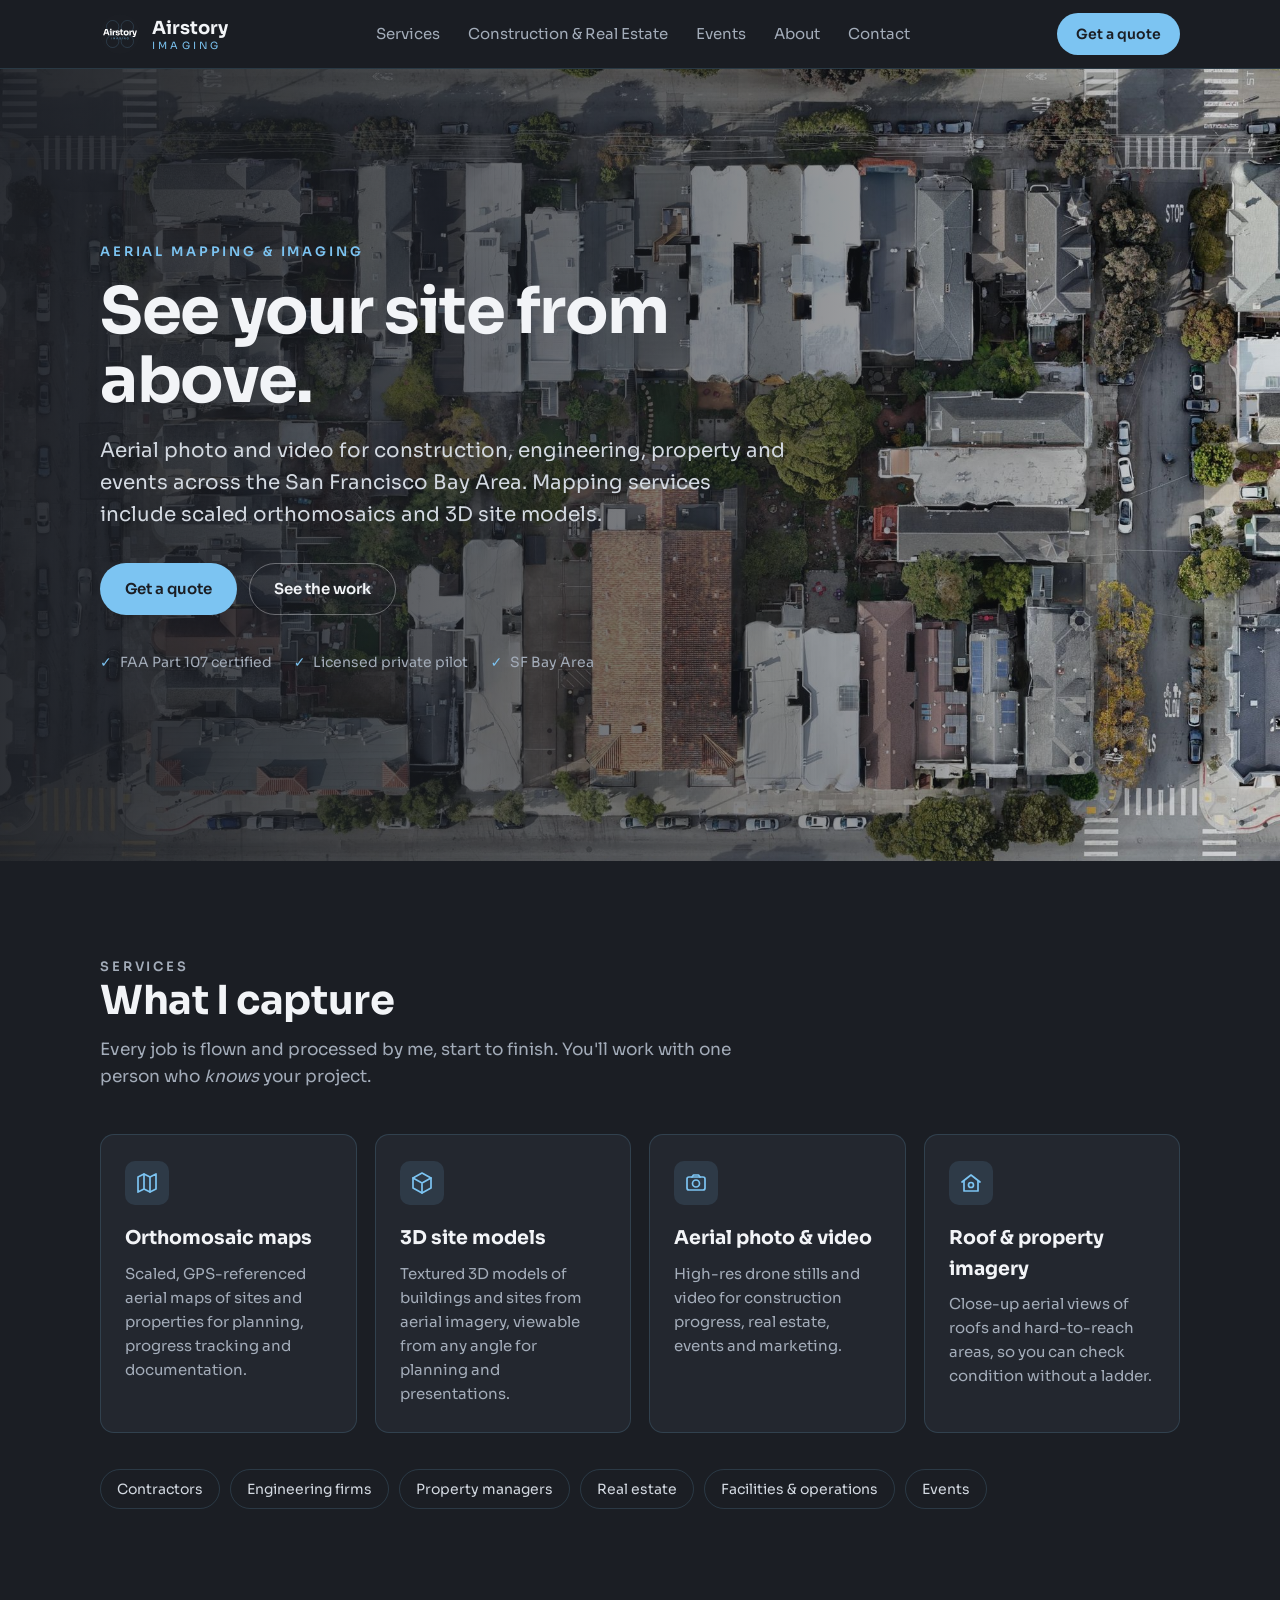
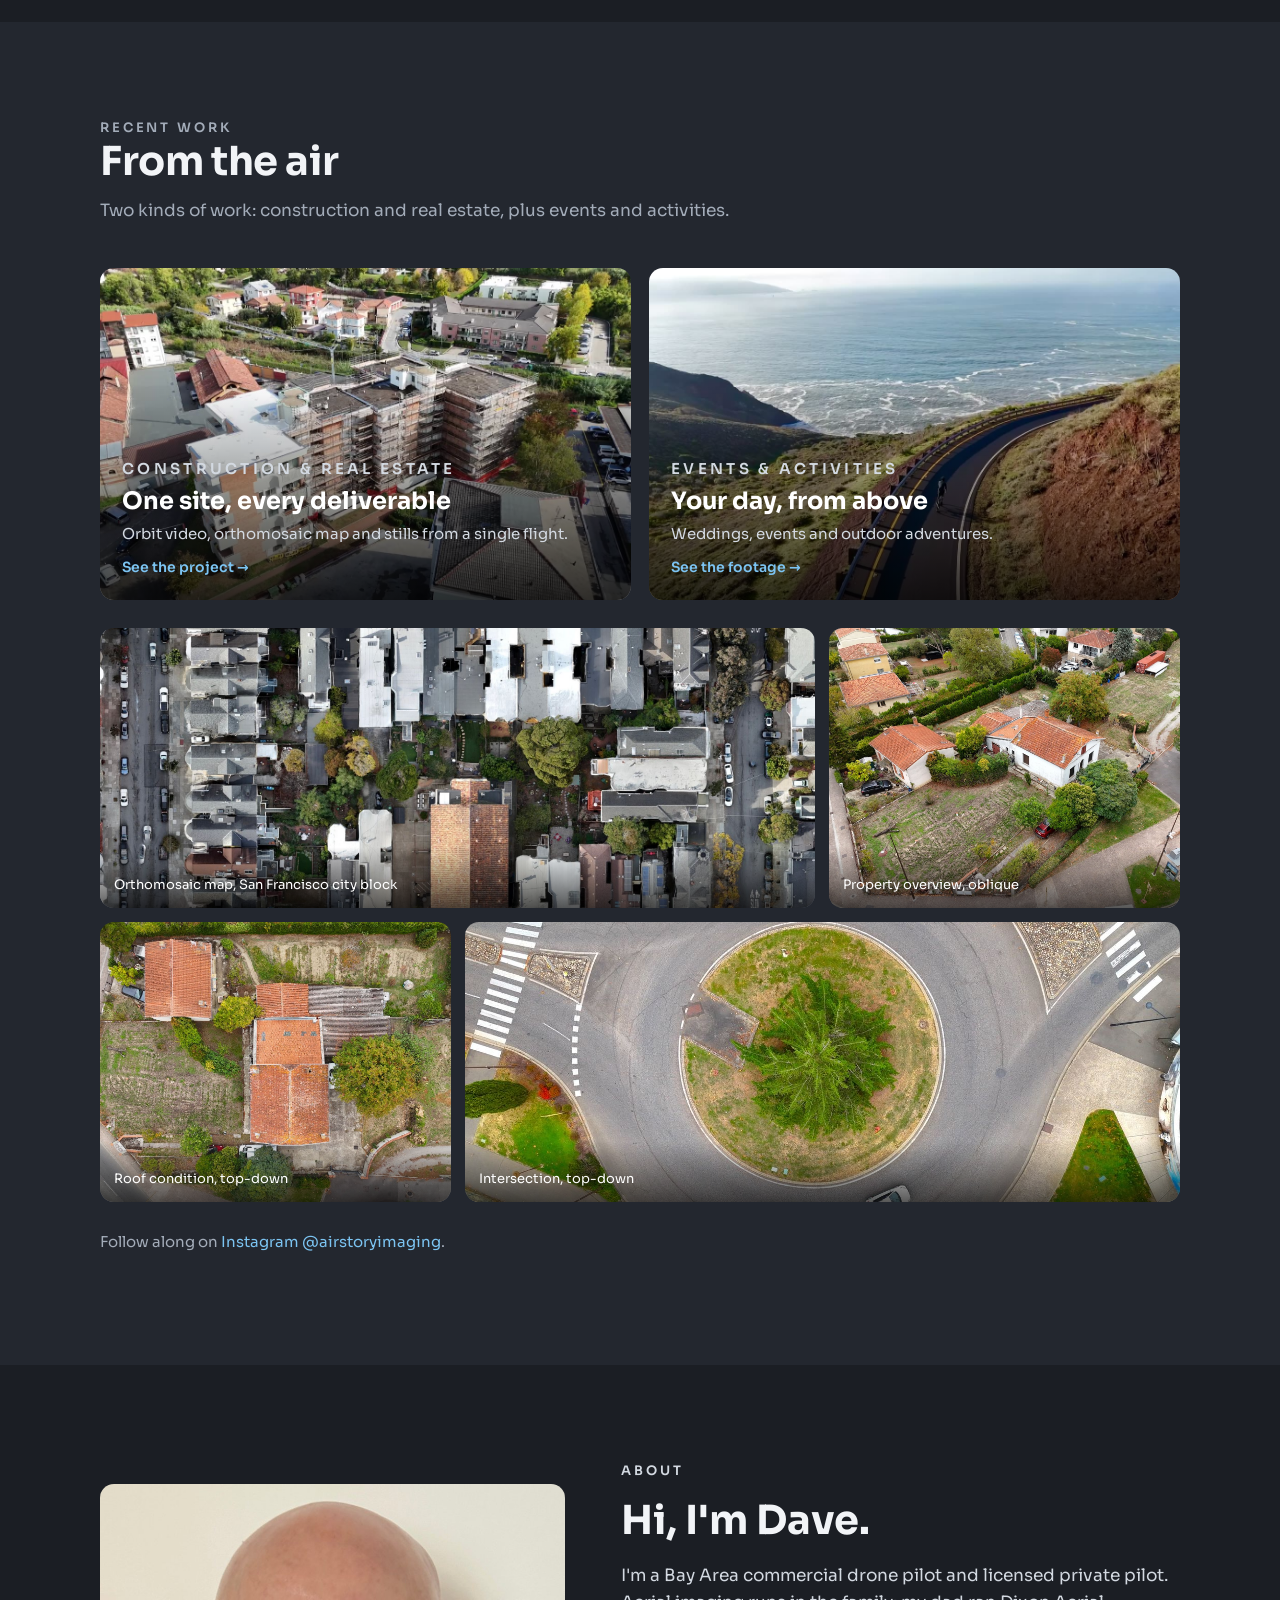
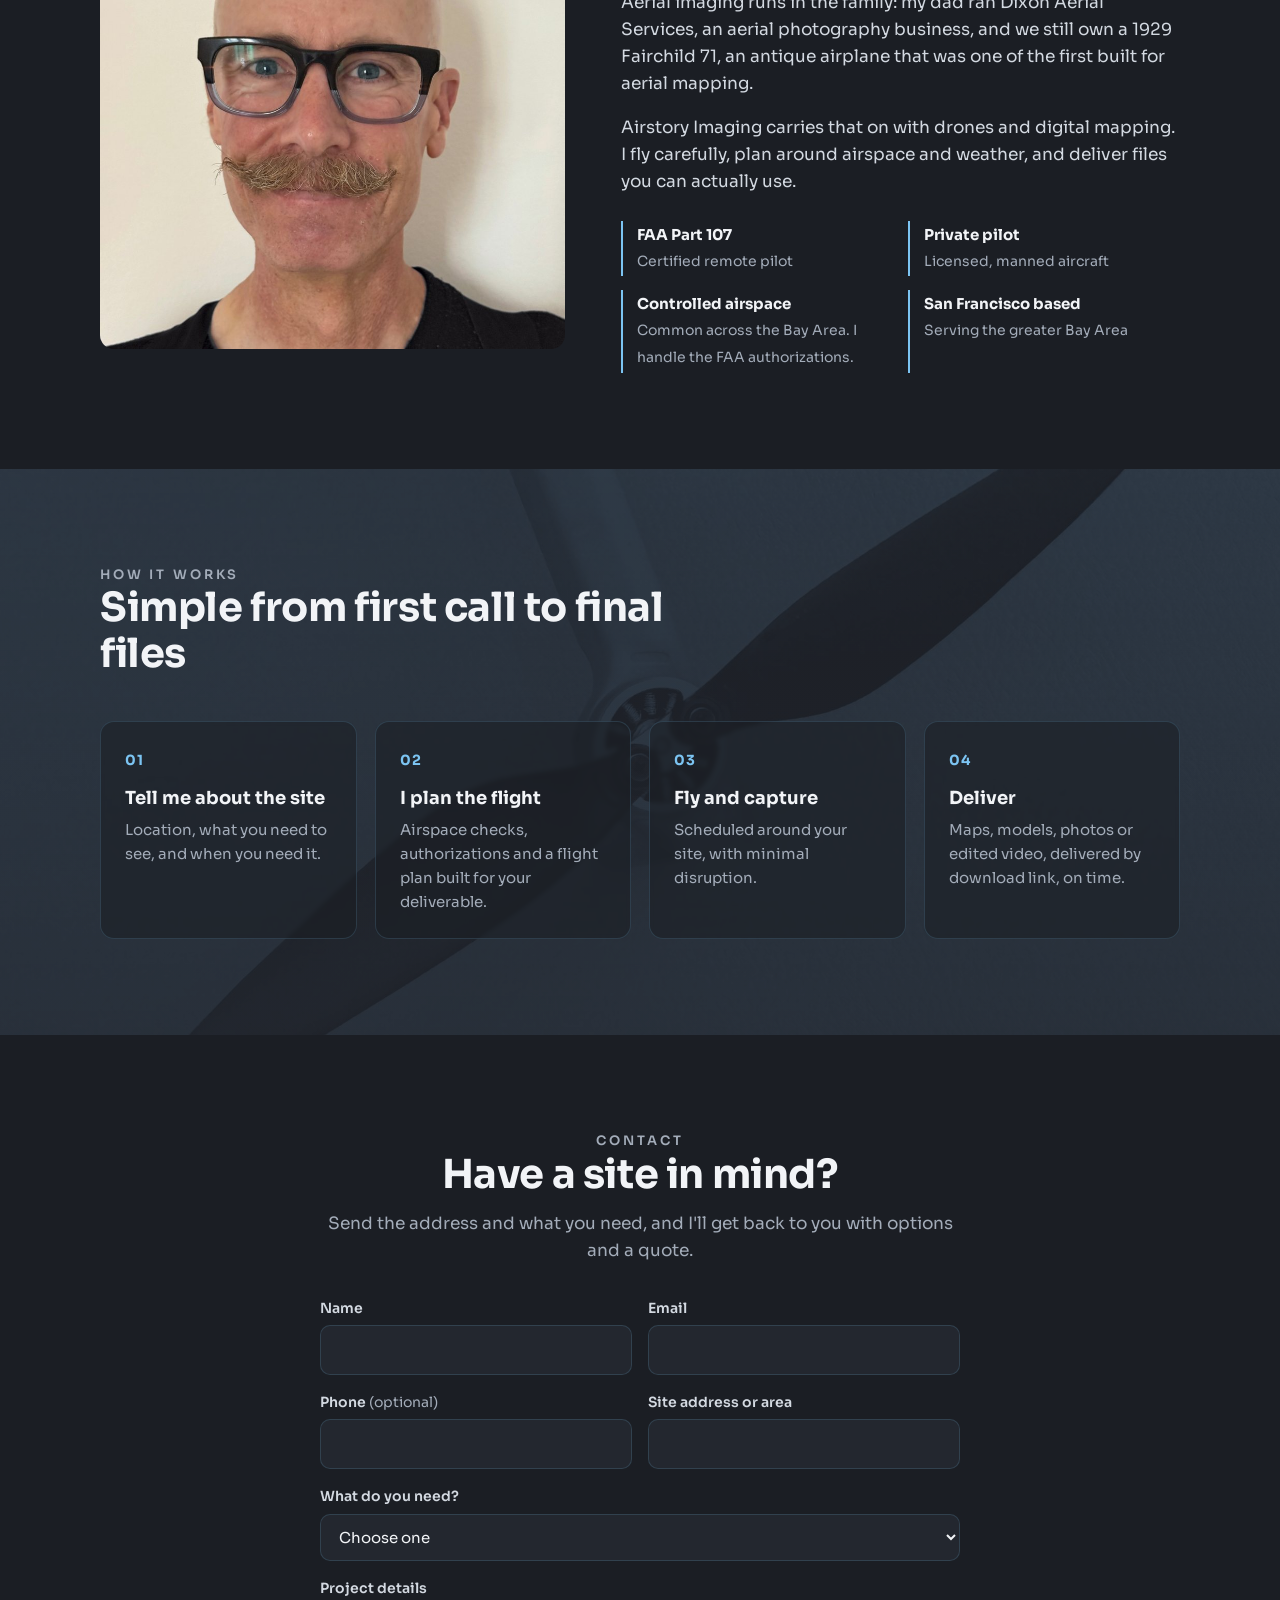
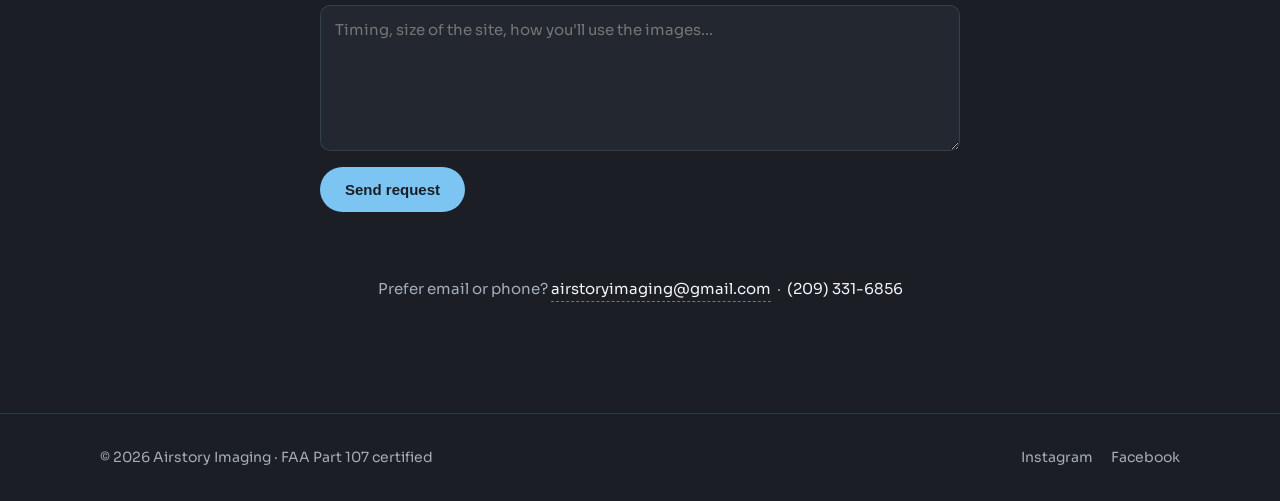
<file: index.html>
<!doctype html>
<html lang="en">
<head>
  <meta charset="utf-8">
  <meta name="viewport" content="width=device-width, initial-scale=1">
  <title>Drone Mapping &amp; Aerial Imaging in San Francisco | Airstory Imaging</title>
  <meta name="description" content="San Francisco drone mapping, orthomosaic maps, construction progress imaging, roof imagery and aerial photo and video across the Bay Area. FAA Part 107 certified pilot.">
  <link rel="canonical" href="https://airstoryimaging.com/">
  <link rel="icon" href="assets/img/airstory-badge.svg" type="image/svg+xml">
  <meta property="og:site_name" content="Airstory Imaging">
  <meta property="og:title" content="Drone Mapping &amp; Aerial Imaging in San Francisco | Airstory Imaging">
  <meta property="og:description" content="San Francisco drone mapping, orthomosaic maps, construction progress imaging, roof imagery and aerial photo and video across the Bay Area. FAA Part 107 certified pilot.">
  <meta property="og:type" content="website">
  <meta property="og:url" content="https://airstoryimaging.com/">
  <meta property="og:image" content="https://airstoryimaging.com/assets/img/og-share.jpg">
  <meta property="og:image:width" content="1200">
  <meta property="og:image:height" content="630">
  <meta name="twitter:card" content="summary_large_image">
  <script type="application/ld+json">{"@context": "https://schema.org", "@type": "ProfessionalService", "@id": "https://airstoryimaging.com/#business", "name": "Airstory Imaging", "url": "https://airstoryimaging.com/", "logo": "https://airstoryimaging.com/assets/img/airstory-logo-1080.png", "image": "https://airstoryimaging.com/assets/img/og-share.jpg", "description": "Drone mapping, orthomosaic maps, 3D site models and aerial photo and video for construction, real estate and events in San Francisco and the Bay Area. FAA Part 107 certified.", "email": "airstoryimaging@gmail.com", "telephone": "+1-209-331-6856", "address": {"@type": "PostalAddress", "addressLocality": "San Francisco", "addressRegion": "CA", "addressCountry": "US"}, "areaServed": [{"@type": "City", "name": "San Francisco"}, {"@type": "City", "name": "Oakland"}, {"@type": "City", "name": "San Jose"}, {"@type": "City", "name": "Berkeley"}, {"@type": "City", "name": "Emeryville"}, {"@type": "AdministrativeArea", "name": "San Francisco Bay Area"}, {"@type": "AdministrativeArea", "name": "Marin County"}, {"@type": "AdministrativeArea", "name": "San Mateo County"}], "founder": {"@type": "Person", "name": "Dave Dixon", "jobTitle": "FAA Part 107 remote pilot"}, "knowsAbout": ["Drone mapping", "Orthomosaic maps", "Construction progress documentation", "3D site models", "Aerial photography", "Roof imagery"], "sameAs": ["https://www.instagram.com/airstoryimaging/", "https://www.facebook.com/airstoryimaging"]}</script>
  <link rel="preconnect" href="https://fonts.googleapis.com">
  <link rel="preconnect" href="https://fonts.gstatic.com" crossorigin>
  <link href="https://fonts.googleapis.com/css2?family=Sora:wght@400;600;700&display=swap" rel="stylesheet">
  <link rel="stylesheet" href="assets/css/styles.css">
</head>
<body>

  <!-- ===== Header ===== -->
  <header class="site-header">
    <div class="wrap nav">
      <a class="brand" href="#top" aria-label="Airstory Imaging home">
        <img src="assets/img/airstory-badge.svg" alt="">
        <span>Airstory<small>IMAGING</small></span>
      </a>
      <button class="menu-toggle" aria-expanded="false" aria-controls="nav-links">Menu</button>
      <ul class="nav-links" id="nav-links">
        <li><a href="#services">Services</a></li>
        <li><a href="construction.html">Construction &amp; Real Estate</a></li>
        <li><a href="events.html">Events</a></li>
        <li><a href="#about">About</a></li>
        <li><a href="#contact">Contact</a></li>
      </ul>
      <a class="btn btn-primary btn-small nav-cta" href="#contact">Get a quote</a>
    </div>
  </header>

  <main id="top">

    <!-- ===== Hero ===== -->
    <!-- To use a real photo or video, put it inside the hero-media div, e.g.
         <img src="assets/img/hero.jpg" alt="Aerial view of ...">  -->
    <section class="hero">
      <div class="ph hero-media"><img width="2000" height="1690" src="assets/img/hero-sf-block.jpg" alt="Top-down orthomosaic map of a San Francisco city block" fetchpriority="high"></div>
      <div class="wrap">
        <p class="eyebrow">Aerial mapping &amp; imaging</p>
        <h1>See your site from above.</h1>
        <p class="lead">Aerial photo and video for construction, engineering, property and events across the San Francisco Bay Area. Mapping services include scaled orthomosaics and 3D site models.</p>
        <div class="hero-actions">
          <a class="btn btn-primary" href="#contact">Get a quote</a>
          <a class="btn btn-ghost" href="#work">See the work</a>
        </div>
        <ul class="badges">
          <li>FAA Part 107 certified</li>
          <li>Licensed private pilot</li>
          <li>SF Bay Area</li>
        </ul>
      </div>
    </section>

    <!-- ===== Services ===== -->
    <section id="services">
      <div class="wrap">
        <div class="section-head">
          <p class="eyebrow">Services</p>
          <h2>What I capture</h2>
          <p>Every job is flown and processed by me, start to finish. You'll work with one person who <em>knows</em> your project.</p>
        </div>
        <div class="services">
          <article class="card">
            <div class="icon"><svg viewBox="0 0 24 24"><path d="M3 6l6-3 6 3 6-3v15l-6 3-6-3-6 3z"/><path d="M9 3v15M15 6v15"/></svg></div>
            <h3>Orthomosaic maps</h3>
            <p>Scaled, GPS-referenced aerial maps of sites and properties for planning, progress tracking and documentation.</p>
          </article>
          <article class="card">
            <div class="icon"><svg viewBox="0 0 24 24"><path d="M12 2l9 5v10l-9 5-9-5V7z"/><path d="M12 22V12M21 7l-9 5-9-5"/></svg></div>
            <h3>3D site models</h3>
            <p>Textured 3D models of buildings and sites from aerial imagery, viewable from any angle for planning and presentations.</p>
          </article>
          <article class="card">
            <div class="icon"><svg viewBox="0 0 24 24"><rect x="3" y="6" width="18" height="13" rx="2"/><circle cx="12" cy="12.5" r="3.5"/><path d="M8 6l1.5-2h5L16 6"/></svg></div>
            <h3>Aerial photo &amp; video</h3>
            <p>High-res drone stills and video for construction progress, real estate, events and marketing.</p>
          </article>
          <article class="card">
            <div class="icon"><svg viewBox="0 0 24 24"><path d="M3 11l9-7 9 7"/><path d="M5 10v10h14V10"/><circle cx="12" cy="14" r="2.5"/></svg></div>
            <h3>Roof &amp; property imagery</h3>
            <p>Close-up aerial views of roofs and hard-to-reach areas, so you can check condition without a ladder.</p>
          </article>
        </div>
        <ul class="uses" aria-label="Who I work with">
          <li>Contractors</li>
          <li>Engineering firms</li>
          <li>Property managers</li>
          <li>Real estate</li>
          <li>Facilities &amp; operations</li>
          <li>Events</li>
        </ul>
      </div>
    </section>

    <!-- ===== Portfolio ===== -->
    <!-- Swap each placeholder by putting an <img> inside it:
         <div class="ph"><img src="assets/img/work-1.jpg" alt="..."></div> -->
    <section id="work" class="alt">
      <div class="wrap">
        <div class="section-head">
          <p class="eyebrow">Recent work</p>
          <h2>From the air</h2>
          <p>Two kinds of work: construction and real estate, plus events and activities.</p>
        </div>
        <div class="doors">
          <a class="door" href="construction.html">
            <img width="1280" height="720" src="assets/img/orbit-renovation-poster.jpg" alt="Aerial view of a building under renovation" loading="lazy">
            <div class="door-text">
              <p class="eyebrow">Construction &amp; Real Estate</p>
              <h3>One site, every deliverable</h3>
              <p>Orbit video, orthomosaic map and stills from a single flight.</p>
              <span class="go">See the project &rarr;</span>
            </div>
          </a>
          <a class="door" href="events.html">
            <img width="1280" height="720" src="assets/img/bike-hawk-hill-poster.jpg" alt="Cyclist descending a coastal road, seen from a drone" loading="lazy">
            <div class="door-text">
              <p class="eyebrow">Events &amp; Activities</p>
              <h3>Your day, from above</h3>
              <p>Weddings, events and outdoor adventures.</p>
              <span class="go">See the footage &rarr;</span>
            </div>
          </a>
        </div>
        <div class="gallery">
          <figure class="ph wide"><img width="2000" height="1690" src="assets/img/hero-sf-block.jpg" alt="Orthomosaic map of a San Francisco city block" loading="lazy"><figcaption>Orthomosaic map, San Francisco city block</figcaption></figure>
          <figure class="ph"><img width="1400" height="1104" src="assets/img/roof-oblique.jpg" alt="Oblique aerial view of a house and lot" loading="lazy"><figcaption>Property overview, oblique</figcaption></figure>
          <figure class="ph"><img width="1400" height="1041" src="assets/img/roof-overhead.jpg" alt="Straight-down aerial view of tile roofs" loading="lazy"><figcaption>Roof condition, top-down</figcaption></figure>
          <figure class="ph wide"><img width="1400" height="1050" src="assets/img/roundabout-overhead.jpg" alt="Overhead view of a roundabout" loading="lazy"><figcaption>Intersection, top-down</figcaption></figure>
        </div>
        <p class="gallery-foot">Follow along on <a href="https://www.instagram.com/airstoryimaging/" target="_blank" rel="noopener">Instagram @airstoryimaging</a>.</p>
      </div>
    </section>

    <!-- ===== About ===== -->
    <section id="about">
      <div class="wrap about">
        <div class="ph"><img width="900" height="900" src="assets/img/dave-headshot.jpg" alt="Dave Dixon, owner and pilot of Airstory Imaging" loading="lazy"></div>
        <div>
          <p class="eyebrow">About</p>
          <h2>Hi, I'm Dave.</h2>
          <p>I'm a Bay Area commercial drone pilot and licensed private pilot. Aerial imaging runs in the family: my dad ran Dixon Aerial Services, an aerial photography business, and we still own a 1929 Fairchild 71, an antique airplane that was one of the first built for aerial mapping.</p>
          <p>Airstory Imaging carries that on with drones and digital mapping. I fly carefully, plan around airspace and weather, and deliver files you can actually use.</p>
          <div class="creds">
            <div class="cred"><strong>FAA Part 107</strong><span>Certified remote pilot</span></div>
            <div class="cred"><strong>Private pilot</strong><span>Licensed, manned aircraft</span></div>
            <div class="cred"><strong>Controlled airspace</strong><span>Common across the Bay Area. I handle the FAA authorizations.</span></div>
            <div class="cred"><strong>San Francisco based</strong><span>Serving the greater Bay Area</span></div>
          </div>
        </div>
      </div>
    </section>

    <!-- ===== Process ===== -->
    <section id="process" class="alt">
      <div class="wrap">
        <div class="section-head">
          <p class="eyebrow">How it works</p>
          <h2>Simple from first call to final files</h2>
        </div>
        <div class="steps">
          <div class="step"><h3>Tell me about the site</h3><p>Location, what you need to see, and when you need it.</p></div>
          <div class="step"><h3>I plan the flight</h3><p>Airspace checks, authorizations and a flight plan built for your deliverable.</p></div>
          <div class="step"><h3>Fly and capture</h3><p>Scheduled around your site, with minimal disruption.</p></div>
          <div class="step"><h3>Deliver</h3><p>Maps, models, photos or edited video, delivered by download link, on time.</p></div>
        </div>
      </div>
    </section>

    <!-- ===== Contact ===== -->
    <section id="contact" class="contact">
      <div class="wrap">
        <div class="section-head">
          <p class="eyebrow">Contact</p>
          <h2>Have a site in mind?</h2>
          <p>Send the address and what you need, and I'll get back to you with options and a quote.</p>
        </div>
        <form class="contact-form" id="contact-form" action="https://formspree.io/f/mwlvjyvr" method="POST">
          <div class="field-row">
            <label>Name<input type="text" name="name" autocomplete="name" required></label>
            <label>Email<input type="email" name="email" autocomplete="email" required></label>
          </div>
          <div class="field-row">
            <label><span>Phone <span class="opt">(optional)</span></span><input type="tel" name="phone" autocomplete="tel"></label>
            <label>Site address or area<input type="text" name="site_location"></label>
          </div>
          <label>What do you need?
            <select name="service">
              <option value="">Choose one</option>
              <option>Aerial photo / video</option>
              <option>Orthomosaic map</option>
              <option>3D site model</option>
              <option>Roof / property imagery</option>
              <option>Not sure yet</option>
            </select>
          </label>
          <label>Project details<textarea name="message" rows="5" placeholder="Timing, size of the site, how you'll use the images..." required></textarea></label>
          <input type="text" name="_gotcha" class="hp" tabindex="-1" autocomplete="off" aria-hidden="true">
          <input type="hidden" name="_subject" value="New website inquiry - Airstory Imaging">
          <button class="btn btn-primary" type="submit">Send request</button>
          <p class="form-status" id="form-status" role="status"></p>
        </form>
        <p class="contact-meta">
          Prefer email or phone?
          <button type="button" class="copy-email" data-email="airstoryimaging@gmail.com" title="Click to copy">airstoryimaging@gmail.com</button>
          &nbsp;&middot;&nbsp;
          <a href="tel:+12093316856">(209) 331-6856</a>
        </p>
      </div>
    </section>

  </main>

  <!-- ===== Footer ===== -->
  <footer>
    <div class="wrap">
      <span>&copy; <span id="year">2026</span> Airstory Imaging &middot; FAA Part 107 certified</span>
      <span class="social">
        <a href="https://www.instagram.com/airstoryimaging/" target="_blank" rel="noopener">Instagram</a>
        <a href="https://www.facebook.com/airstoryimaging" target="_blank" rel="noopener">Facebook</a>
      </span>
    </div>
  </footer>

  <script>
    // Mobile menu
    const toggle = document.querySelector('.menu-toggle');
    const links = document.getElementById('nav-links');
    toggle.addEventListener('click', () => {
      const open = links.classList.toggle('open');
      toggle.setAttribute('aria-expanded', open);
    });
    links.querySelectorAll('a').forEach(a => a.addEventListener('click', () => links.classList.remove('open')));
    document.getElementById('year').textContent = new Date().getFullYear();

    // Contact form (sends via Formspree, shows result on the page)
    const form = document.getElementById('contact-form');
    const statusEl = document.getElementById('form-status');
    form.addEventListener('submit', async (e) => {
      e.preventDefault();
      const btn = form.querySelector('button[type="submit"]');
      btn.disabled = true; btn.textContent = 'Sending...';
      statusEl.className = 'form-status';
      try {
        const res = await fetch(form.action, { method: 'POST', body: new FormData(form), headers: { 'Accept': 'application/json' } });
        if (res.ok) {
          form.reset();
          statusEl.textContent = "Thanks! Your request is in. I'll get back to you shortly.";
          statusEl.classList.add('ok');
        } else { throw new Error(); }
      } catch {
        statusEl.textContent = 'Something went wrong. Please email airstoryimaging@gmail.com instead.';
        statusEl.classList.add('err');
      }
      btn.disabled = false; btn.textContent = 'Send request';
    });

    // Click to copy email address
    document.querySelectorAll('.copy-email').forEach(b => b.addEventListener('click', async () => {
      const original = b.textContent;
      try { await navigator.clipboard.writeText(b.dataset.email); b.textContent = 'Copied!'; }
      catch { window.location.href = 'mailto:' + b.dataset.email; return; }
      setTimeout(() => { b.textContent = original; }, 1600);
    }));
  </script>
</body>
</html>
</file>
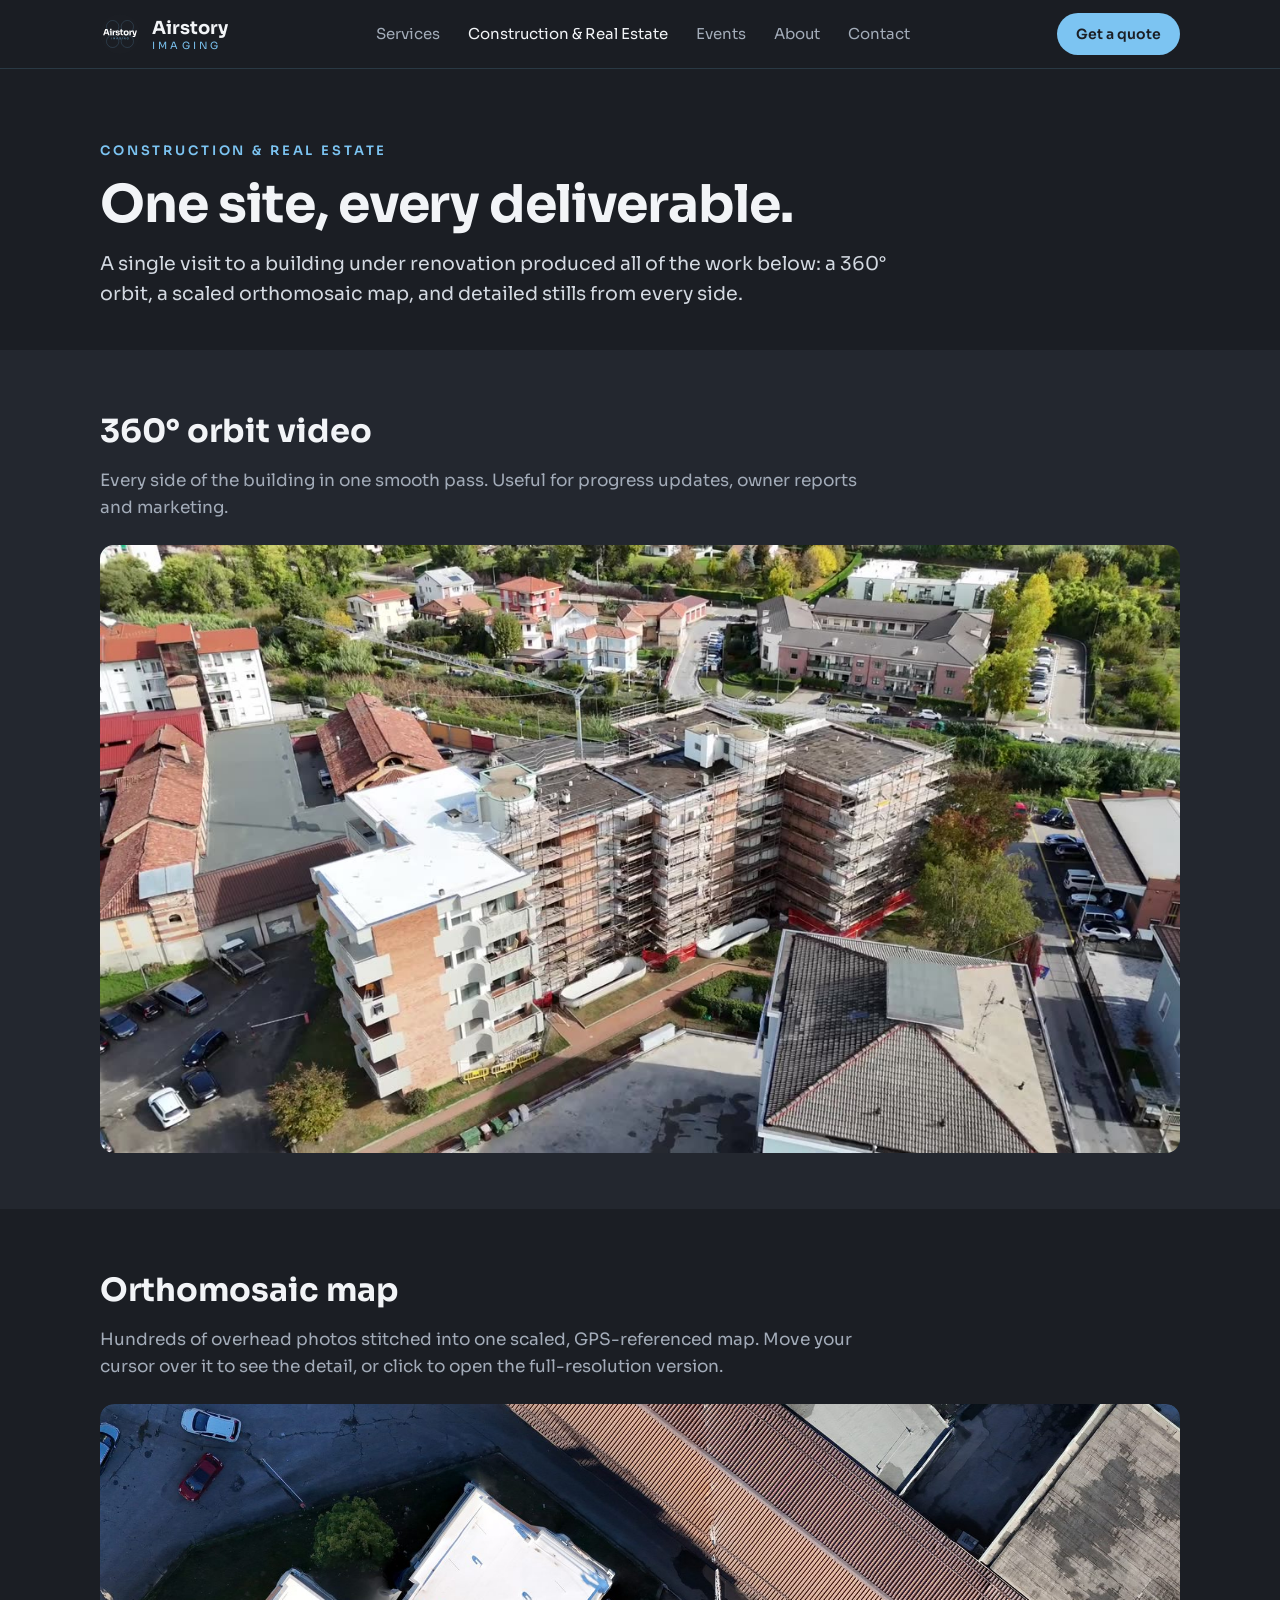
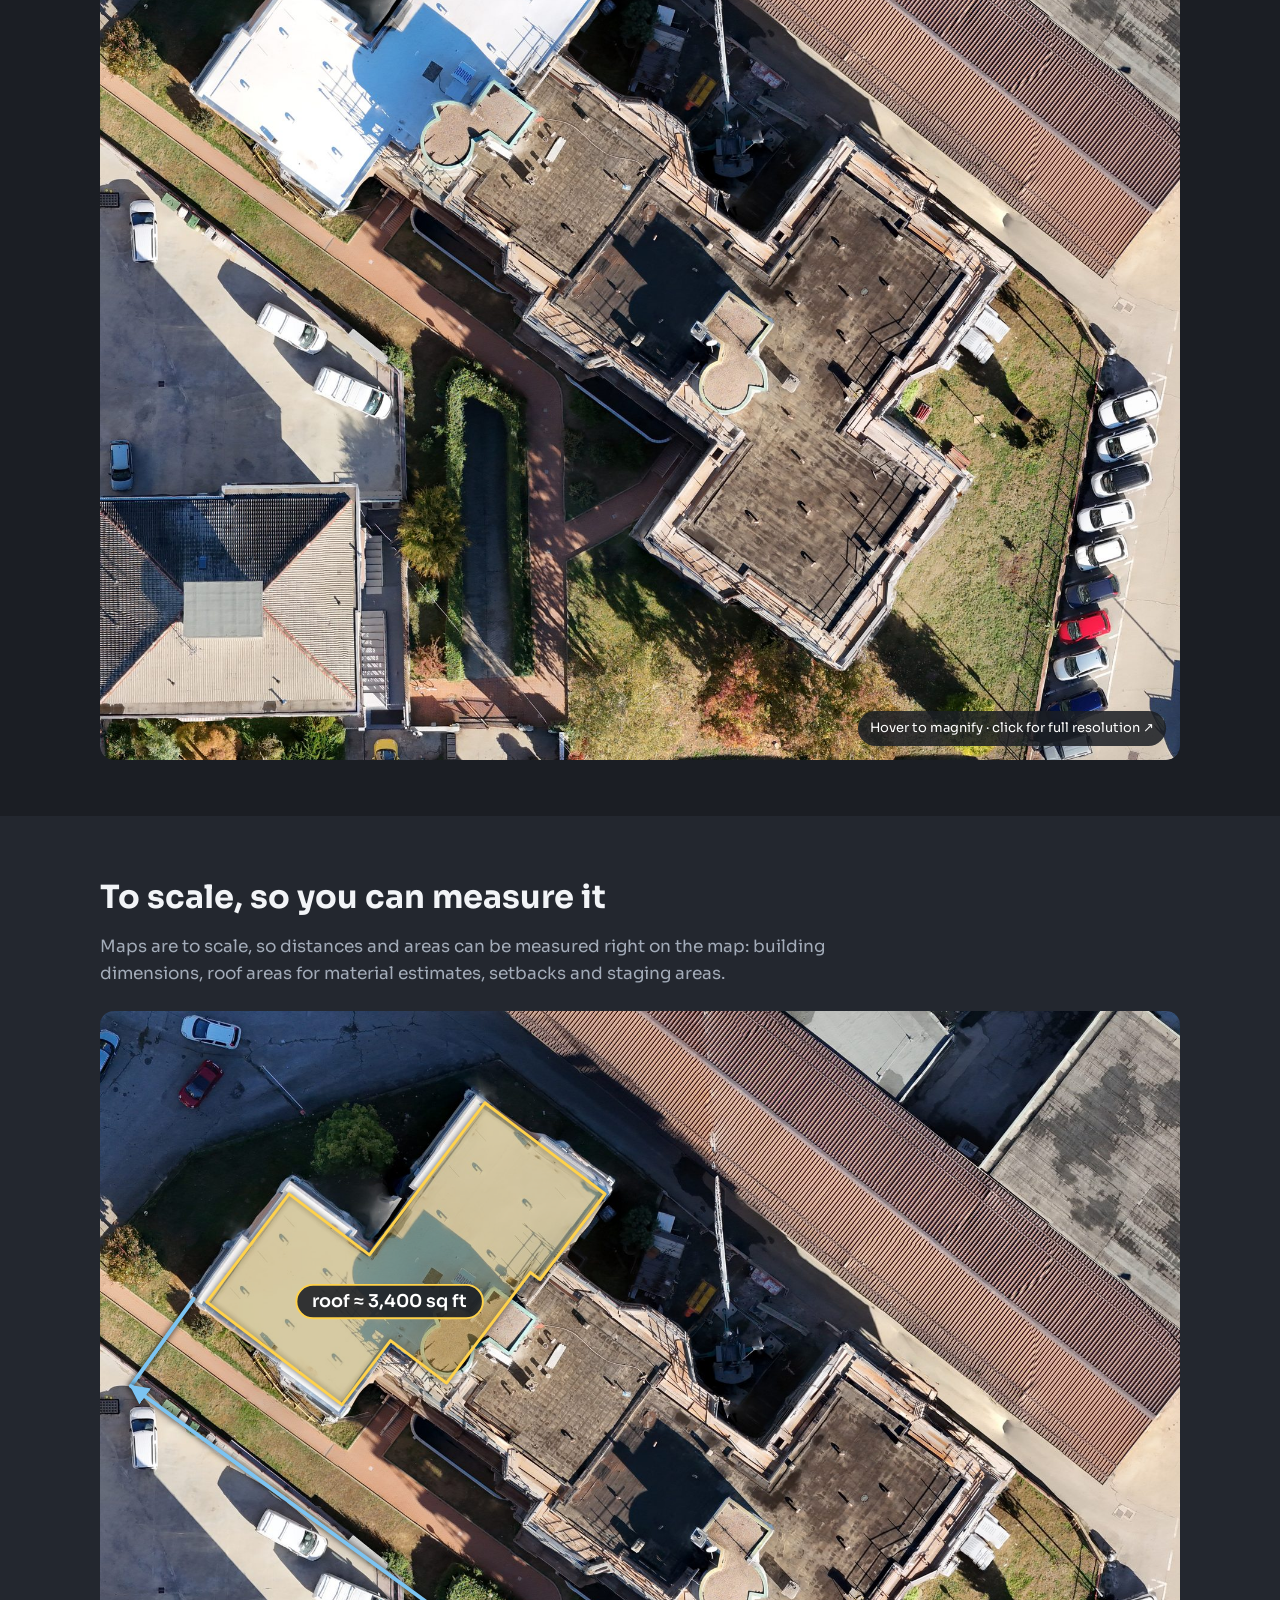
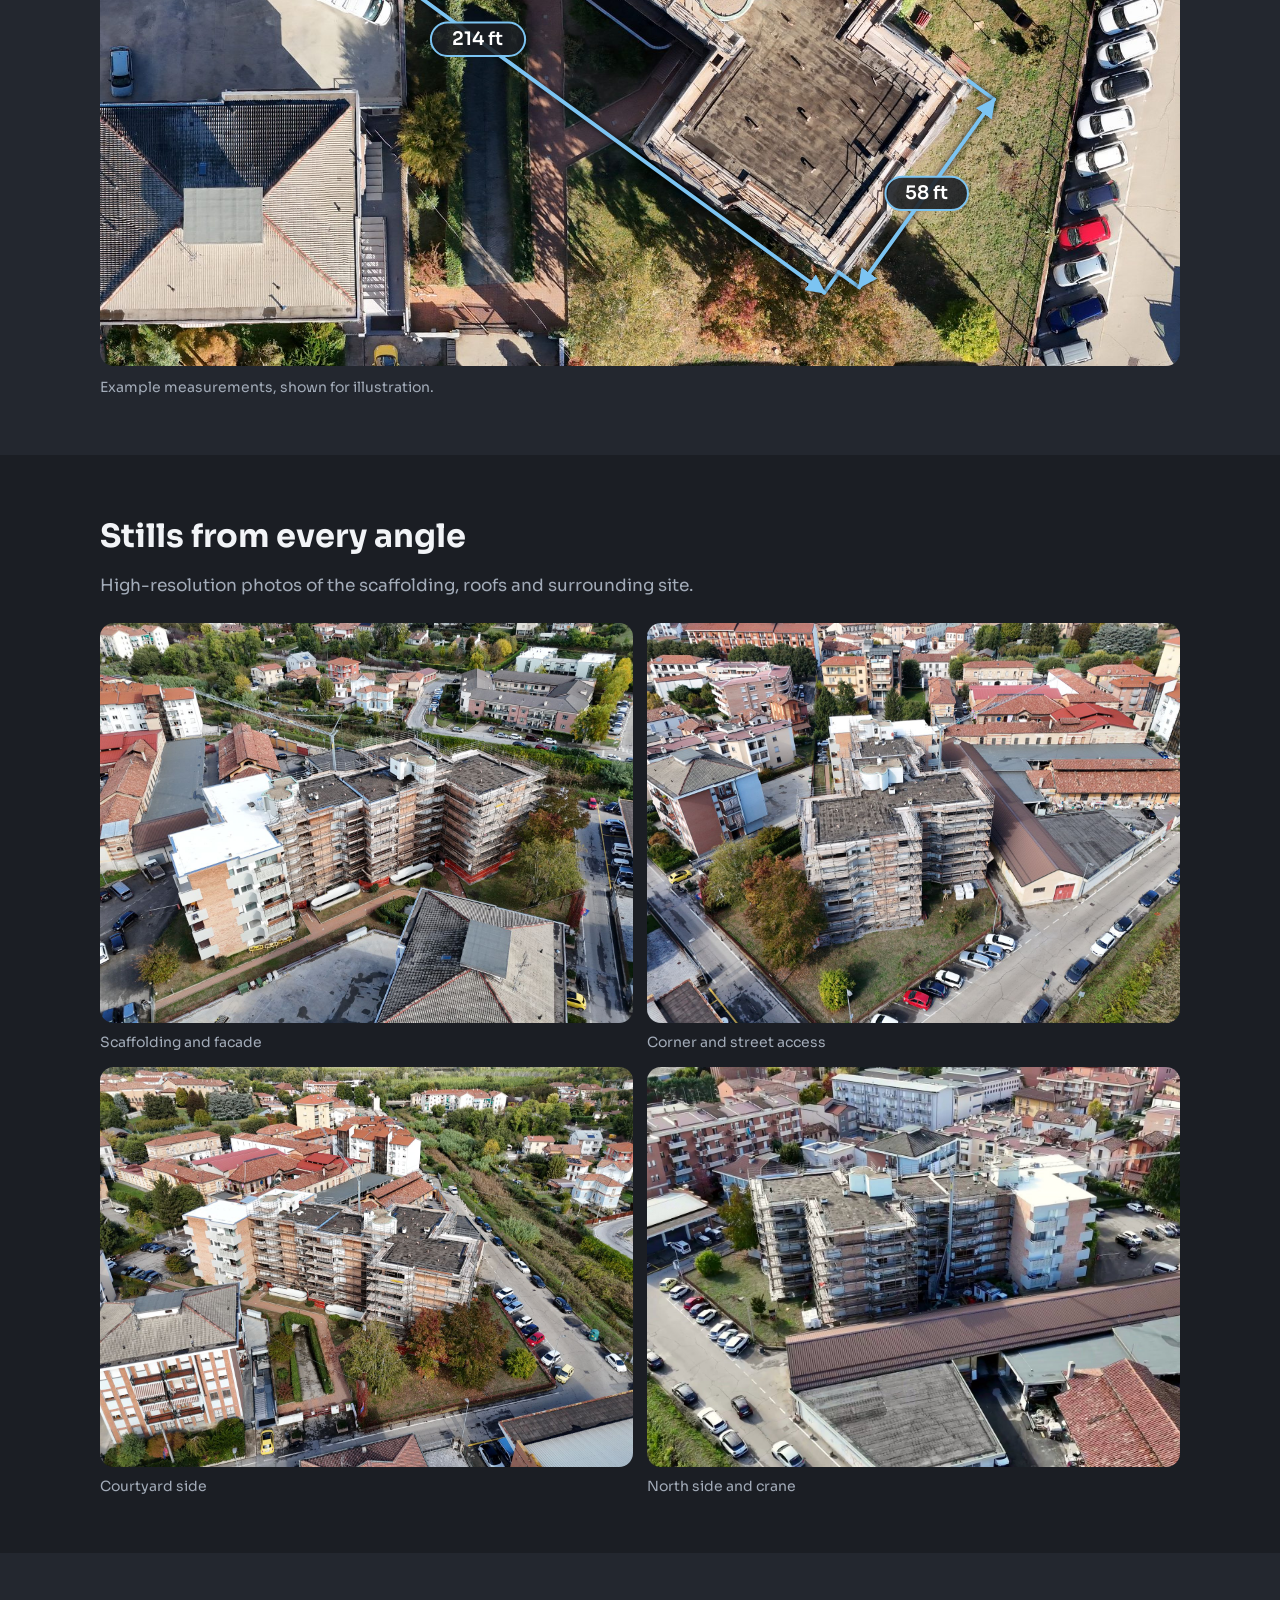
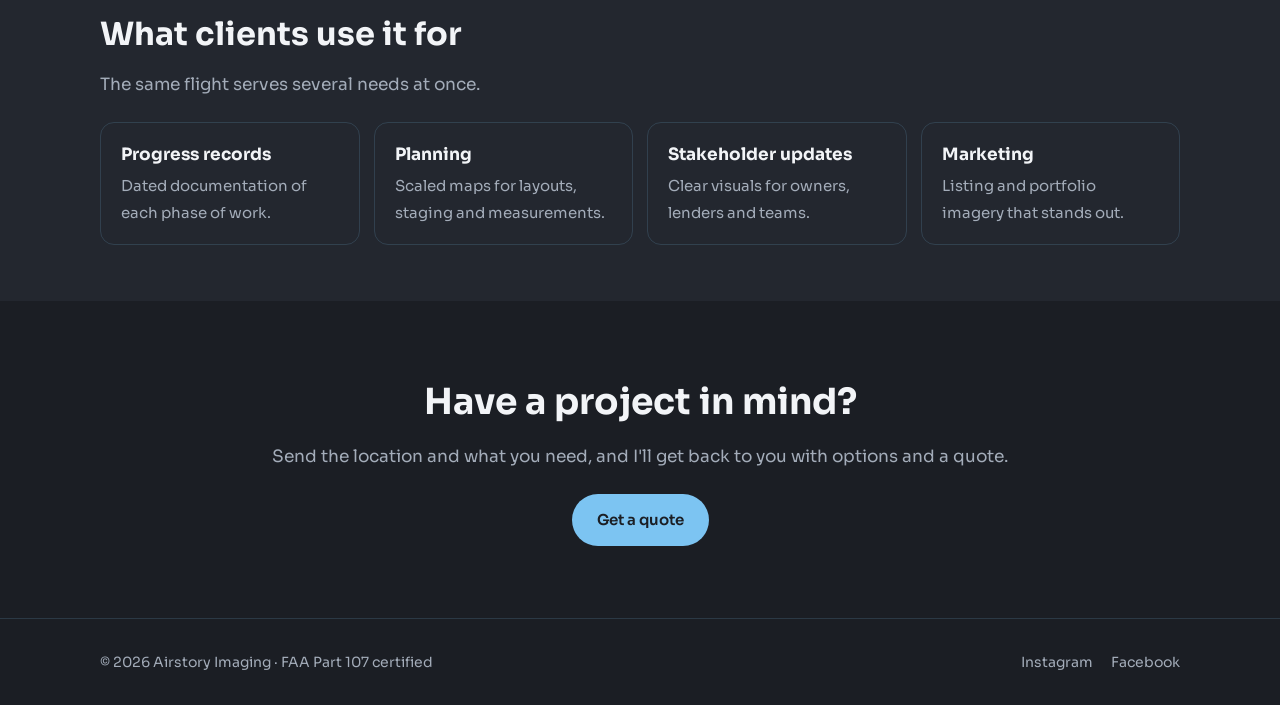
<file: construction.html>
<!doctype html>
<html lang="en">
<head>
  <meta charset="utf-8">
  <meta name="viewport" content="width=device-width, initial-scale=1">
  <title>Construction Drone Mapping &amp; Orthomosaics, San Francisco | Airstory Imaging</title>
  <meta name="description" content="Construction progress drone mapping in the San Francisco Bay Area: scaled orthomosaic maps, 360° orbit video and aerial stills of your site, from a single flight.">
  <link rel="canonical" href="https://airstoryimaging.com/construction.html">
  <link rel="icon" href="assets/img/airstory-badge.svg" type="image/svg+xml">
  <meta property="og:site_name" content="Airstory Imaging">
  <meta property="og:title" content="Construction Drone Mapping &amp; Orthomosaics, San Francisco | Airstory Imaging">
  <meta property="og:description" content="Construction progress drone mapping in the San Francisco Bay Area: scaled orthomosaic maps, 360° orbit video and aerial stills of your site, from a single flight.">
  <meta property="og:type" content="website">
  <meta property="og:url" content="https://airstoryimaging.com/construction.html">
  <meta property="og:image" content="https://airstoryimaging.com/assets/img/og-share.jpg">
  <meta property="og:image:width" content="1200">
  <meta property="og:image:height" content="630">
  <meta name="twitter:card" content="summary_large_image">
  <script type="application/ld+json">{"@context": "https://schema.org", "@type": "Service", "name": "Drone mapping and construction progress documentation", "serviceType": "Aerial mapping", "provider": {"@id": "https://airstoryimaging.com/#business"}, "areaServed": "San Francisco Bay Area", "description": "Orthomosaic maps, 360° orbit video and aerial stills of construction sites and properties, captured in a single site visit. Maps are to scale for measuring distances and areas."}</script>
  <link rel="preconnect" href="https://fonts.googleapis.com">
  <link rel="preconnect" href="https://fonts.gstatic.com" crossorigin>
  <link href="https://fonts.googleapis.com/css2?family=Sora:wght@400;600;700&display=swap" rel="stylesheet">
  <link rel="stylesheet" href="assets/css/styles.css">
</head>
<body>

  <header class="site-header">
    <div class="wrap nav">
      <a class="brand" href="index.html" aria-label="Airstory Imaging home">
        <img src="assets/img/airstory-badge.svg" alt="">
        <span>Airstory<small>IMAGING</small></span>
      </a>
      <button class="menu-toggle" aria-expanded="false" aria-controls="nav-links">Menu</button>
      <ul class="nav-links" id="nav-links">
        <li><a href="index.html#services">Services</a></li>
        <li><a href="construction.html" class="active" aria-current="page">Construction &amp; Real Estate</a></li>
        <li><a href="events.html">Events</a></li>
        <li><a href="index.html#about">About</a></li>
        <li><a href="index.html#contact">Contact</a></li>
      </ul>
      <a class="btn btn-primary btn-small nav-cta" href="index.html#contact">Get a quote</a>
    </div>
  </header>

  <main>
    <section class="page-hero">
      <div class="wrap">
        <p class="eyebrow">Construction &amp; Real Estate</p>
        <h1>One site, every deliverable.</h1>
        <p class="lead">A single visit to a building under renovation produced all of the work below: a 360&deg; orbit, a scaled orthomosaic map, and detailed stills from every side.</p>
      </div>
    </section>

    <section class="block alt">
      <div class="wrap">
        <h2>360&deg; orbit video</h2>
        <p class="sub">Every side of the building in one smooth pass. Useful for progress updates, owner reports and marketing.</p>
        <video class="media-full" src="assets/video/orbit-renovation.mp4" poster="assets/img/orbit-renovation-poster.jpg" muted loop playsinline preload="auto" data-smooth aria-label="Drone orbit around an apartment building under renovation"></video>
      </div>
    </section>

    <section class="block">
      <div class="wrap">
        <h2>Orthomosaic map</h2>
        <p class="sub">Hundreds of overhead photos stitched into one scaled, GPS-referenced map. Move your cursor over it to see the detail, or click to open the full-resolution version.</p>
        <a class="ortho-link magnify" href="assets/img/cre-ortho-full.jpg" data-full="assets/img/cre-ortho-full.jpg" target="_blank" rel="noopener">
          <img width="1800" height="1592" class="media-full" src="assets/img/cre-ortho.jpg" alt="Top-down orthomosaic map of a building under renovation and surrounding block" loading="lazy">
          <span class="lens" aria-hidden="true"></span>
          <span class="zoom-hint">Hover to magnify &middot; click for full resolution &#8599;</span>
        </a>
      </div>
    </section>

    <section class="block alt">
      <div class="wrap">
        <h2>To scale, so you can measure it</h2>
        <p class="sub">Maps are to scale, so distances and areas can be measured right on the map: building dimensions, roof areas for material estimates, setbacks and staging areas.</p>
        <div class="measure">
          <img width="1800" height="1592" class="media-full" src="assets/img/cre-ortho.jpg" alt="Orthomosaic with example distance and area measurements" loading="lazy">
          <svg class="m-overlay" viewBox="0 0 1100 973" preserveAspectRatio="none" aria-hidden="true">
<defs><marker id="arw" viewBox="0 0 10 10" refX="9" refY="5" markerWidth="5" markerHeight="5" orient="auto-start-reverse"><path d="M0,0 L10,5 L0,10 z" fill="#7CC4F2"/></marker></defs>
      <g class="m-line">
        <line class="ext" x1="95.4" y1="293.1" x2="31.5" y2="382.0"/>
        <line class="ext" x1="752.5" y1="877.5" x2="737.7" y2="898.1"/>
        <line class="dim" marker-start="url(#arw)" marker-end="url(#arw)" x1="31.5" y1="382.0" x2="737.7" y2="898.1"/>
        <rect x="337" y="623" width="96" height="34" rx="17"/>
        <text x="385" y="646">214 ft</text>
      </g>
      <g class="m-line">
        <line class="ext" x1="752.5" y1="877.5" x2="773.2" y2="892.6"/>
        <line class="ext" x1="885.0" y1="682.5" x2="910.7" y2="701.3"/>
        <line class="dim" marker-start="url(#arw)" marker-end="url(#arw)" x1="773.2" y1="892.6" x2="910.7" y2="701.3"/>
        <rect x="800" y="780" width="84" height="34" rx="17"/>
        <text x="842" y="803">58 ft</text>
      </g>
      <g class="m-area">
        <polygon points="108.8,296.6 192.5,186.3 274.4,248.5 392.0,93.5 514.4,186.4 448.2,273.6 438.4,266.3 352.9,379.0 295.9,335.7 246.4,401.0"/>
        <rect x="200" y="279" width="190" height="34" rx="17"/>
        <text x="295" y="302">roof &#8776; 3,400 sq ft</text>
      </g>
    </svg>
        </div>
        <p class="note">Example measurements, shown for illustration.</p>
      </div>
    </section>

    <section class="block">
      <div class="wrap">
        <h2>Stills from every angle</h2>
        <p class="sub">High-resolution photos of the scaffolding, roofs and surrounding site.</p>
        <div class="grid-2">
          <figure><img width="1600" height="1200" src="assets/img/renovation-scaffold.jpg" alt="Building wrapped in scaffolding, seen from above at an angle" loading="lazy"><figcaption>Scaffolding and facade</figcaption></figure>
          <figure><img width="1600" height="1200" src="assets/img/renovation-corner.jpg" alt="Building corner and street from above" loading="lazy"><figcaption>Corner and street access</figcaption></figure>
          <figure><img width="1600" height="1200" src="assets/img/renovation-front.jpg" alt="Front of the building and courtyard from above" loading="lazy"><figcaption>Courtyard side</figcaption></figure>
          <figure><img width="1440" height="1080" src="assets/img/renovation-north.jpg" alt="North side of the building with the construction crane" loading="lazy"><figcaption>North side and crane</figcaption></figure>
        </div>
      </div>
    </section>

    <section class="block alt">
      <div class="wrap">
        <h2>What clients use it for</h2>
        <p class="sub">The same flight serves several needs at once.</p>
        <ul class="uses-list">
          <li><strong>Progress records</strong><span>Dated documentation of each phase of work.</span></li>
          <li><strong>Planning</strong><span>Scaled maps for layouts, staging and measurements.</span></li>
          <li><strong>Stakeholder updates</strong><span>Clear visuals for owners, lenders and teams.</span></li>
          <li><strong>Marketing</strong><span>Listing and portfolio imagery that stands out.</span></li>
        </ul>
      </div>
    </section>

    <section class="cta-band">
      <div class="wrap">
        <h2>Have a project in mind?</h2>
        <p>Send the location and what you need, and I'll get back to you with options and a quote.</p>
        <a class="btn btn-primary" href="index.html#contact">Get a quote</a>
      </div>
    </section>
  </main>

  <footer>
    <div class="wrap">
      <span>&copy; <span id="year">2026</span> Airstory Imaging &middot; FAA Part 107 certified</span>
      <span class="social">
        <a href="https://www.instagram.com/airstoryimaging/" target="_blank" rel="noopener">Instagram</a>
        <a href="https://www.facebook.com/airstoryimaging" target="_blank" rel="noopener">Facebook</a>
      </span>
    </div>
  </footer>

  <script>
    const toggle = document.querySelector('.menu-toggle');
    const links = document.getElementById('nav-links');
    toggle.addEventListener('click', () => {
      const open = links.classList.toggle('open');
      toggle.setAttribute('aria-expanded', open);
    });
    document.getElementById('year').textContent = new Date().getFullYear();

    // Magnifying lens over the orthomosaic (mouse/trackpad only; touch taps open the full image)
    document.querySelectorAll('.magnify').forEach(box => {
      const img = box.querySelector('img'), lens = box.querySelector('.lens'), ZOOM = 4;
      let loaded = false;
      const move = e => {
        const r = img.getBoundingClientRect();
        const x = e.clientX - r.left, y = e.clientY - r.top;
        if (x < 0 || y < 0 || x > r.width || y > r.height) { lens.style.opacity = 0; return; }
        if (!loaded) { lens.style.backgroundImage = `url("${box.dataset.full}")`; loaded = true; }
        const L = lens.offsetWidth / 2;
        lens.style.left = (x - L) + 'px'; lens.style.top = (y - L) + 'px';
        lens.style.backgroundSize = (r.width * ZOOM) + 'px ' + (r.height * ZOOM) + 'px';
        lens.style.backgroundPosition = (-(x * ZOOM - L)) + 'px ' + (-(y * ZOOM - L)) + 'px';
        lens.style.opacity = 1;
      };
      box.addEventListener('pointermove', e => { if (e.pointerType === 'mouse') move(e); });
      box.addEventListener('pointerleave', () => { lens.style.opacity = 0; });
    });
    // Smooth start for looping videos: show the poster until enough is buffered, then play
    document.querySelectorAll('video[data-smooth]').forEach(v => {
      v.preload = 'auto';
      const go = () => { v.play().catch(() => {}); };
      if (v.readyState >= 4) go(); else v.addEventListener('canplaythrough', go, { once: true });
      setTimeout(go, 6000); // fallback on very slow connections
    });
  </script>
</body>
</html>
</file>
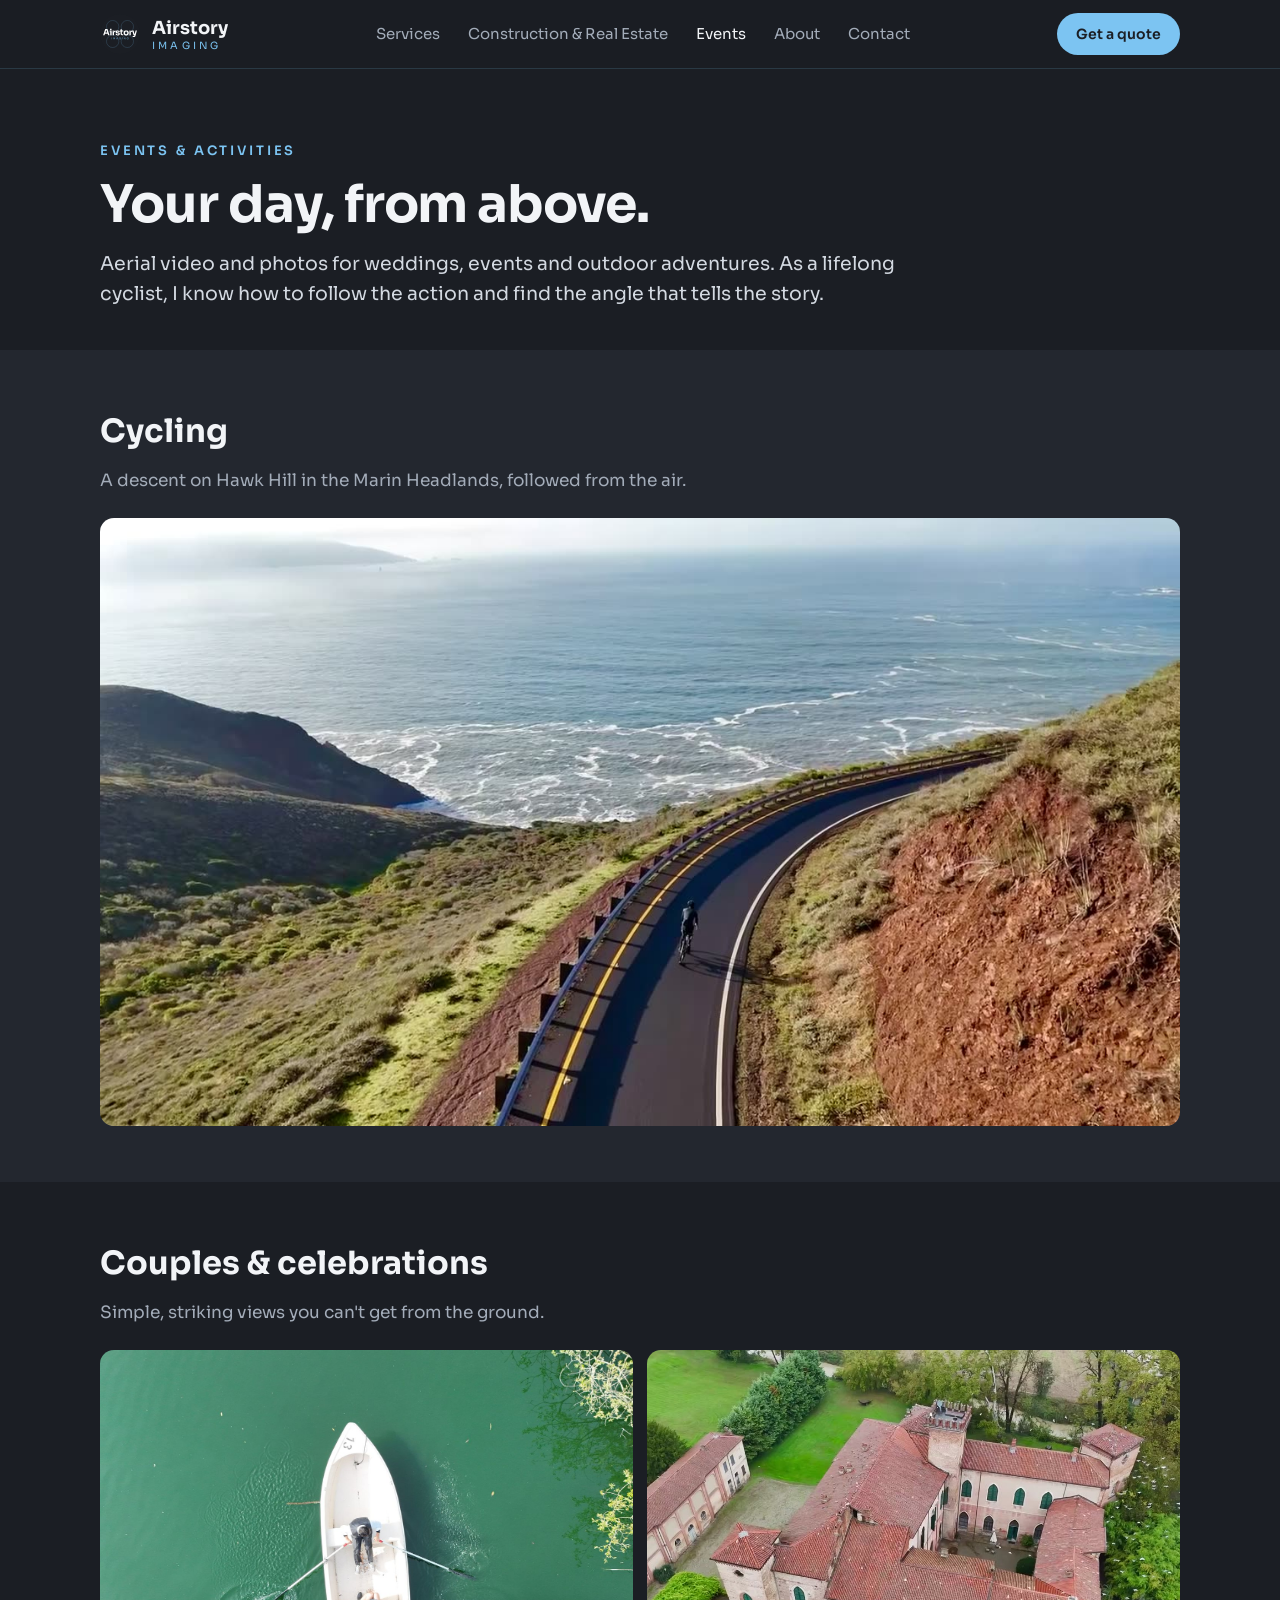
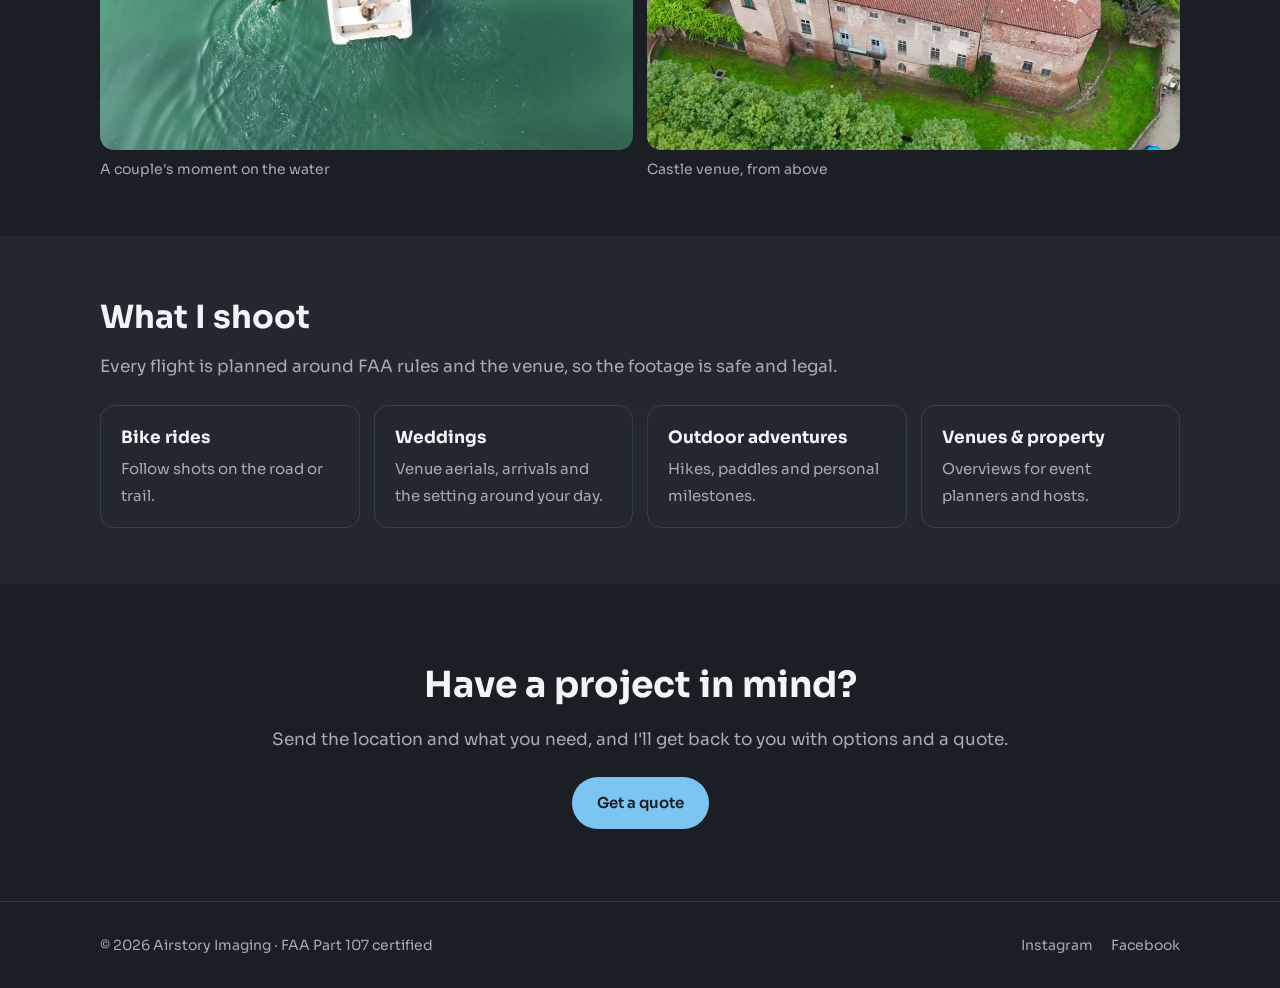
<file: events.html>
<!doctype html>
<html lang="en">
<head>
  <meta charset="utf-8">
  <meta name="viewport" content="width=device-width, initial-scale=1">
  <title>Wedding &amp; Event Drone Photography, San Francisco | Airstory Imaging</title>
  <meta name="description" content="Aerial photo and video for weddings, events and outdoor adventures in San Francisco and the Bay Area, from an FAA Part 107 certified pilot.">
  <link rel="canonical" href="https://airstoryimaging.com/events.html">
  <link rel="icon" href="assets/img/airstory-badge.svg" type="image/svg+xml">
  <meta property="og:site_name" content="Airstory Imaging">
  <meta property="og:title" content="Wedding &amp; Event Drone Photography, San Francisco | Airstory Imaging">
  <meta property="og:description" content="Aerial photo and video for weddings, events and outdoor adventures in San Francisco and the Bay Area, from an FAA Part 107 certified pilot.">
  <meta property="og:type" content="website">
  <meta property="og:url" content="https://airstoryimaging.com/events.html">
  <meta property="og:image" content="https://airstoryimaging.com/assets/img/og-share.jpg">
  <meta property="og:image:width" content="1200">
  <meta property="og:image:height" content="630">
  <meta name="twitter:card" content="summary_large_image">
  <script type="application/ld+json">{"@context": "https://schema.org", "@type": "Service", "name": "Aerial photo and video for weddings and events", "serviceType": "Aerial photography", "provider": {"@id": "https://airstoryimaging.com/#business"}, "areaServed": "San Francisco Bay Area"}</script>
  <link rel="preconnect" href="https://fonts.googleapis.com">
  <link rel="preconnect" href="https://fonts.gstatic.com" crossorigin>
  <link href="https://fonts.googleapis.com/css2?family=Sora:wght@400;600;700&display=swap" rel="stylesheet">
  <link rel="stylesheet" href="assets/css/styles.css">
</head>
<body>

  <header class="site-header">
    <div class="wrap nav">
      <a class="brand" href="index.html" aria-label="Airstory Imaging home">
        <img src="assets/img/airstory-badge.svg" alt="">
        <span>Airstory<small>IMAGING</small></span>
      </a>
      <button class="menu-toggle" aria-expanded="false" aria-controls="nav-links">Menu</button>
      <ul class="nav-links" id="nav-links">
        <li><a href="index.html#services">Services</a></li>
        <li><a href="construction.html">Construction &amp; Real Estate</a></li>
        <li><a href="events.html" class="active" aria-current="page">Events</a></li>
        <li><a href="index.html#about">About</a></li>
        <li><a href="index.html#contact">Contact</a></li>
      </ul>
      <a class="btn btn-primary btn-small nav-cta" href="index.html#contact">Get a quote</a>
    </div>
  </header>

  <main>
    <section class="page-hero">
      <div class="wrap">
        <p class="eyebrow">Events &amp; Activities</p>
        <h1>Your day, from above.</h1>
        <p class="lead">Aerial video and photos for weddings, events and outdoor adventures. As a lifelong cyclist, I know how to follow the action and find the angle that tells the story.</p>
      </div>
    </section>

    <section class="block alt">
      <div class="wrap">
        <h2>Cycling</h2>
        <p class="sub">A descent on Hawk Hill in the Marin Headlands, followed from the air.</p>
        <video class="media-full" src="assets/video/bike-hawk-hill.mp4" poster="assets/img/bike-hawk-hill-poster.jpg" muted loop playsinline preload="auto" data-smooth aria-label="Drone following a cyclist down a coastal road"></video>
      </div>
    </section>

    <section class="block">
      <div class="wrap">
        <h2>Couples &amp; celebrations</h2>
        <p class="sub">Simple, striking views you can't get from the ground.</p>
        <div class="grid-2">
          <figure><img width="1400" height="1116" src="assets/img/rowboat-overhead.jpg" alt="Overhead view of a couple in a rowboat on green water" loading="lazy"><figcaption>A couple's moment on the water</figcaption></figure>
          <figure><video src="assets/video/castle-venue.mp4" poster="assets/img/castle-venue-poster.jpg" muted loop playsinline preload="auto" data-smooth aria-label="Drone orbit around a castle with a central courtyard"></video><figcaption>Castle venue, from above</figcaption></figure>
        </div>
      </div>
    </section>

    <section class="block alt">
      <div class="wrap">
        <h2>What I shoot</h2>
        <p class="sub">Every flight is planned around FAA rules and the venue, so the footage is safe and legal.</p>
        <ul class="uses-list">
          <li><strong>Bike rides</strong><span>Follow shots on the road or trail.</span></li>
          <li><strong>Weddings</strong><span>Venue aerials, arrivals and the setting around your day.</span></li>
          <li><strong>Outdoor adventures</strong><span>Hikes, paddles and personal milestones.</span></li>
          <li><strong>Venues &amp; property</strong><span>Overviews for event planners and hosts.</span></li>
        </ul>
      </div>
    </section>

    <section class="cta-band">
      <div class="wrap">
        <h2>Have a project in mind?</h2>
        <p>Send the location and what you need, and I'll get back to you with options and a quote.</p>
        <a class="btn btn-primary" href="index.html#contact">Get a quote</a>
      </div>
    </section>
  </main>

  <footer>
    <div class="wrap">
      <span>&copy; <span id="year">2026</span> Airstory Imaging &middot; FAA Part 107 certified</span>
      <span class="social">
        <a href="https://www.instagram.com/airstoryimaging/" target="_blank" rel="noopener">Instagram</a>
        <a href="https://www.facebook.com/airstoryimaging" target="_blank" rel="noopener">Facebook</a>
      </span>
    </div>
  </footer>

  <script>
    const toggle = document.querySelector('.menu-toggle');
    const links = document.getElementById('nav-links');
    toggle.addEventListener('click', () => {
      const open = links.classList.toggle('open');
      toggle.setAttribute('aria-expanded', open);
    });
    document.getElementById('year').textContent = new Date().getFullYear();
    // Smooth start for looping videos: show the poster until enough is buffered, then play
    document.querySelectorAll('video[data-smooth]').forEach(v => {
      v.preload = 'auto';
      const go = () => { v.play().catch(() => {}); };
      if (v.readyState >= 4) go(); else v.addEventListener('canplaythrough', go, { once: true });
      setTimeout(go, 6000); // fallback on very slow connections
    });
  </script>
</body>
</html>
</file>
<file: assets/css/styles.css>
/* Airstory Imaging - site styles
   Brand: Charcoal #1B1E24, Sky #7CC4F2, Deep blue #2E6FA8, font Sora */

:root {
  --charcoal: #1B1E24;
  --charcoal-2: #23272F;
  --charcoal-3: #2C313B;
  --sky: #7CC4F2;
  --deep: #2E6FA8;
  --text: #F2F4F7;
  --muted: #A3ACB9;
  --line: rgba(124, 196, 242, 0.16);
  --max: 1120px;
  --radius: 14px;
}

* { box-sizing: border-box; }
html { scroll-behavior: smooth; }
body {
  margin: 0;
  background: var(--charcoal);
  color: var(--text);
  font-family: "Sora", system-ui, -apple-system, "Segoe UI", sans-serif;
  font-size: 17px;
  line-height: 1.6;
  -webkit-font-smoothing: antialiased;
}
img { max-width: 100%; height: auto; display: block; }
a { color: var(--sky); text-decoration: none; }
a:hover { text-decoration: underline; }

.wrap { max-width: var(--max); margin: 0 auto; padding: 0 20px; }

/* ---------- Header / nav ---------- */
.site-header {
  position: sticky; top: 0; z-index: 50;
  background: rgba(27, 30, 36, 0.88);
  backdrop-filter: blur(10px);
  border-bottom: 1px solid var(--line);
}
.nav { display: flex; align-items: center; justify-content: space-between; height: 68px; }
.brand { display: flex; align-items: center; gap: 12px; color: var(--text); font-weight: 700; font-size: 18px; }
.brand:hover { text-decoration: none; }
.brand img { width: 40px; height: 40px; }
.brand span small { display: block; font-weight: 400; font-size: 10px; letter-spacing: 0.32em; color: var(--sky); margin-top: -4px; }
.nav-links { display: flex; gap: 28px; list-style: none; margin: 0; padding: 0; }
.nav-links a { color: var(--muted); font-size: 15px; }
.nav-links a:hover { color: var(--text); text-decoration: none; }
.nav-cta { display: inline-block; }
.menu-toggle { display: none; background: none; border: 1px solid var(--line); color: var(--text); border-radius: 8px; padding: 8px 12px; font: inherit; font-size: 14px; cursor: pointer; }

/* ---------- Buttons ---------- */
.btn {
  display: inline-block; padding: 13px 24px; border-radius: 999px;
  font-weight: 600; font-size: 15px; border: 1px solid transparent; cursor: pointer;
  transition: transform .15s ease, background .15s ease;
}
.btn:hover { text-decoration: none; transform: translateY(-1px); }
.btn-primary { background: var(--sky); color: var(--charcoal); }
.btn-primary:hover { background: #95d1f6; }
.btn-ghost { border-color: rgba(242, 244, 247, 0.35); color: var(--text); }
.btn-ghost:hover { border-color: var(--text); }
.btn-small { padding: 9px 18px; font-size: 14px; }

/* ---------- Placeholder media (swap for real photos) ---------- */
.ph {
  position: relative; overflow: hidden; border-radius: var(--radius);
  background:
    linear-gradient(135deg, rgba(46,111,168,.55), rgba(27,30,36,.2) 60%),
    repeating-linear-gradient(0deg, transparent 0 39px, rgba(124,196,242,.10) 39px 40px),
    repeating-linear-gradient(90deg, transparent 0 39px, rgba(124,196,242,.10) 39px 40px),
    var(--charcoal-3);
  display: flex; align-items: flex-end;
}
.ph::after {
  content: attr(data-label);
  position: absolute; left: 14px; bottom: 12px; right: 14px;
  font-size: 12px; letter-spacing: .04em; color: rgba(242,244,247,.75);
}
.ph img, .ph video { width: 100%; height: 100%; object-fit: cover; }
.ph:has(img)::after, .ph:has(video)::after { content: none; }

/* ---------- Hero ---------- */
.hero { position: relative; min-height: 88vh; display: flex; align-items: center; }
.hero-media { position: absolute; inset: 0; border-radius: 0; }
.hero-media::after { left: 20px; bottom: 20px; }
.hero::before {
  content: ""; position: absolute; inset: 0; z-index: 1;
  background: linear-gradient(90deg, rgba(27,30,36,.92) 0%, rgba(27,30,36,.55) 55%, rgba(27,30,36,.15) 100%);
}
.hero .wrap { position: relative; z-index: 2; width: 100%; }
.eyebrow { color: var(--sky); font-size: 13px; letter-spacing: .22em; text-transform: uppercase; font-weight: 600; margin: 0 0 14px; }
.hero h1 { font-size: clamp(36px, 6vw, 64px); line-height: 1.08; margin: 0 0 20px; max-width: 14ch; letter-spacing: -0.02em; }
.hero p.lead { font-size: clamp(17px, 2vw, 20px); color: #D3D9E1; max-width: 46ch; margin: 0 0 32px; }
.hero-actions { display: flex; flex-wrap: wrap; gap: 12px; }
.badges { display: flex; flex-wrap: wrap; gap: 10px 22px; margin-top: 36px; color: var(--muted); font-size: 14px; list-style: none; padding: 0; }
.badges li::before { content: "\2713"; color: var(--sky); margin-right: 8px; }

/* ---------- Sections ---------- */
section { padding: 96px 0; }
section.alt { background: var(--charcoal-2); }
.section-head { max-width: 640px; margin-bottom: 44px; }
.section-head h2 { font-size: clamp(28px, 4vw, 40px); line-height: 1.15; margin: 0 0 12px; letter-spacing: -0.01em; }
.section-head p { color: var(--muted); margin: 0; }

/* Services */
.services { display: grid; grid-template-columns: repeat(auto-fit, minmax(240px, 1fr)); gap: 18px; }
.card {
  background: var(--charcoal-2); border: 1px solid var(--line); border-radius: var(--radius);
  padding: 26px 24px;
}
section.alt .card { background: var(--charcoal); }
.card .icon { width: 44px; height: 44px; border-radius: 10px; background: rgba(124,196,242,.12); display: grid; place-items: center; margin-bottom: 18px; }
.card .icon svg { width: 24px; height: 24px; stroke: var(--sky); fill: none; stroke-width: 1.7; stroke-linecap: round; stroke-linejoin: round; }
.card h3 { margin: 0 0 8px; font-size: 19px; }
.card p { margin: 0; color: var(--muted); font-size: 15px; }

/* Who it's for */
.uses { display: flex; flex-wrap: wrap; gap: 10px; margin-top: 36px; padding: 0; list-style: none; }
.uses li { border: 1px solid var(--line); border-radius: 999px; padding: 8px 16px; font-size: 14px; color: #D3D9E1; }

/* Portfolio */
.gallery { display: grid; grid-template-columns: repeat(3, 1fr); gap: 14px; }
.gallery .ph { aspect-ratio: 4 / 3; }
.gallery .wide { grid-column: span 2; aspect-ratio: auto; }
.gallery-foot { margin-top: 28px; color: var(--muted); font-size: 15px; }

/* About */
.about { display: grid; grid-template-columns: 1fr 1.2fr; gap: 56px; align-items: center; }
.about .ph { aspect-ratio: 1 / 1; }
.about h2 { font-size: clamp(28px, 4vw, 40px); margin: 0 0 18px; line-height: 1.15; }
.about p { color: #D3D9E1; margin: 0 0 16px; }
.creds { display: grid; grid-template-columns: 1fr 1fr; gap: 14px; margin-top: 26px; }
.cred { border-left: 2px solid var(--sky); padding: 2px 0 2px 14px; }
.cred strong { display: block; font-size: 15px; }
.cred span { color: var(--muted); font-size: 14px; }

/* Process */
.steps { display: grid; grid-template-columns: repeat(auto-fit, minmax(220px, 1fr)); gap: 18px; counter-reset: step; }
.step { padding: 24px; border-radius: var(--radius); border: 1px solid var(--line); }
.step::before { counter-increment: step; content: "0" counter(step); color: var(--sky); font-weight: 700; font-size: 14px; letter-spacing: .1em; }
.step h3 { margin: 10px 0 6px; font-size: 18px; }
.step p { margin: 0; color: var(--muted); font-size: 15px; }

/* Contact */
.contact { text-align: center; }
.contact .section-head { margin: 0 auto 32px; }
.contact-links { display: flex; flex-wrap: wrap; justify-content: center; gap: 14px; margin-top: 8px; }
.contact-meta { margin-top: 28px; color: var(--muted); font-size: 15px; }
.contact-meta a { color: var(--text); }

/* Footer */
footer { border-top: 1px solid var(--line); padding: 32px 0; color: var(--muted); font-size: 14px; }
footer .wrap { display: flex; flex-wrap: wrap; gap: 12px; justify-content: space-between; align-items: center; }
footer .social { display: flex; gap: 18px; }
footer a { color: var(--muted); }

/* ---------- Responsive ---------- */
@media (max-width: 860px) {
  .nav-links {
    display: none; position: absolute; top: 68px; left: 0; right: 0;
    flex-direction: column; gap: 0; background: var(--charcoal); border-bottom: 1px solid var(--line);
  }
  .nav-links.open { display: flex; }
  .nav-links a { display: block; padding: 14px 20px; }
  .menu-toggle { display: inline-block; }
  .nav-cta { display: none; }
  .gallery { grid-template-columns: 1fr 1fr; }
  .about { grid-template-columns: 1fr; gap: 32px; }
  section { padding: 72px 0; }
}
@media (max-width: 520px) {
  body { font-size: 16px; }
  .gallery { grid-template-columns: 1fr; }
  .gallery .wide { grid-column: auto; aspect-ratio: 4 / 3; }
  .creds { grid-template-columns: 1fr; }
  .hero { min-height: 80vh; }
}

/* ---------- Contact form ---------- */
.contact-form { max-width: 640px; margin: 0 auto; text-align: left; display: grid; gap: 16px; }
.field-row { display: grid; grid-template-columns: 1fr 1fr; gap: 16px; }
.contact-form label { display: grid; gap: 6px; font-size: 14px; color: #D3D9E1; font-weight: 600; }
.contact-form .opt { color: var(--muted); font-weight: 400; }
.contact-form input, .contact-form select, .contact-form textarea {
  font: inherit; font-size: 15px; font-weight: 400; color: var(--text);
  background: var(--charcoal-2); border: 1px solid var(--line); border-radius: 10px; padding: 12px 14px; width: 100%;
}
.contact-form textarea { resize: vertical; }
.contact-form input:focus, .contact-form select:focus, .contact-form textarea:focus { outline: none; border-color: var(--sky); }
.contact-form .btn { justify-self: start; }
.contact-form .btn:disabled { opacity: .6; cursor: default; transform: none; }
.hp { position: absolute; left: -9999px; width: 1px; height: 1px; opacity: 0; }
.form-status { margin: 0; font-size: 15px; min-height: 1.4em; }
.form-status.ok { color: #8FE3A8; }
.form-status.err { color: #F2A0A0; }
.copy-email { font: inherit; color: var(--text); background: none; border: 0; padding: 0; cursor: pointer; border-bottom: 1px dashed rgba(242,244,247,.4); }
.copy-email:hover { border-bottom-color: var(--sky); }
@media (max-width: 520px) { .field-row { grid-template-columns: 1fr; } .contact-form .btn { justify-self: stretch; } }
.contact-meta a, .copy-email { white-space: nowrap; }

/* ---------- Real photos ---------- */
figure.ph { margin: 0; }
.hero-media img { object-position: center; }
.gallery figure.ph::after { content: none; }
.gallery figcaption {
  position: absolute; left: 0; right: 0; bottom: 0; padding: 28px 14px 12px;
  font-size: 13px; color: #fff; background: linear-gradient(transparent, rgba(0,0,0,.65));
}
.gallery img { transition: transform .4s ease; }
.gallery figure:hover img { transform: scale(1.03); }
.gallery { grid-auto-rows: 280px; }
.gallery .ph, .gallery .wide { aspect-ratio: auto; height: 100%; }
@media (max-width: 860px) { .gallery { grid-auto-rows: 220px; } }
@media (max-width: 520px) { .gallery { grid-auto-rows: 240px; } .gallery .wide { aspect-ratio: auto; } }

/* ---------- Rotor texture behind "How it works" (placeholder image) ---------- */
#process {
  background:
    linear-gradient(rgba(35,39,47,.68), rgba(35,39,47,.82)),
    url("../img/bg-rotor.jpg") center / cover no-repeat;
}
#process .step { background: rgba(27,30,36,.55); backdrop-filter: blur(2px); }

/* ---------- Featured project (video) ---------- */
.featured { display: grid; grid-template-columns: 1.6fr 1fr; gap: 28px; align-items: center; margin-bottom: 28px; }
.featured-media { width: 100%; aspect-ratio: 16 / 9; object-fit: cover; border-radius: var(--radius); background: var(--charcoal-3); display: block; }
.featured-text h3 { font-size: 24px; line-height: 1.25; margin: 0 0 10px; }
.featured-text p:not(.eyebrow) { color: #D3D9E1; margin: 0; }
@media (max-width: 860px) { .featured { grid-template-columns: 1fr; gap: 18px; } }

/* ---------- Home: two "doors" to the focus pages ---------- */
.doors { display: grid; grid-template-columns: 1fr 1fr; gap: 18px; margin-bottom: 28px; }
.door {
  position: relative; display: block; overflow: hidden; border-radius: var(--radius);
  aspect-ratio: 16 / 10; color: #fff; background: var(--charcoal-3);
}
.door:hover { text-decoration: none; }
.door img, .door video { position: absolute; inset: 0; width: 100%; height: 100%; object-fit: cover; transition: transform .5s ease; }
.door:hover img, .door:hover video { transform: scale(1.04); }
.door::after { content: ""; position: absolute; inset: 0; background: linear-gradient(transparent 35%, rgba(0,0,0,.78)); }
.door-text { position: absolute; left: 22px; right: 22px; bottom: 20px; z-index: 1; }
.door-text .eyebrow { margin: 0 0 6px; }
.door-text h3 { margin: 0 0 6px; font-size: 24px; line-height: 1.2; }
.door-text p { margin: 0; font-size: 15px; color: #D3D9E1; }
.door-text .go { display: inline-block; margin-top: 10px; font-size: 14px; font-weight: 600; color: var(--sky); }
@media (max-width: 860px) { .doors { grid-template-columns: 1fr; } }

/* ---------- Focus pages ---------- */
.page-hero { padding: 72px 0 40px; }
.page-hero h1 { font-size: clamp(32px, 5vw, 52px); line-height: 1.1; margin: 0 0 16px; letter-spacing: -0.02em; max-width: 18ch; }
.page-hero p.lead { font-size: clamp(17px, 2vw, 19px); color: #D3D9E1; max-width: 60ch; margin: 0; }
.block { padding: 56px 0; }
.block.alt { background: var(--charcoal-2); }
.block h2 { font-size: clamp(24px, 3vw, 32px); margin: 0 0 10px; }
.block .sub { color: var(--muted); margin: 0 0 24px; max-width: 60ch; }
.media-full { width: 100%; border-radius: var(--radius); display: block; background: var(--charcoal-3); }
video.media-full { aspect-ratio: 16 / 9; object-fit: cover; }
.ortho-link { display: block; position: relative; }
.ortho-link .zoom-hint {
  position: absolute; right: 14px; bottom: 14px; background: rgba(27,30,36,.85); color: #fff;
  font-size: 13px; padding: 7px 12px; border-radius: 999px;
}
.ortho-link:hover { text-decoration: none; }
.grid-2 { display: grid; grid-template-columns: 1fr 1fr; gap: 14px; }
.grid-2 figure { margin: 0; }
.grid-2 img { width: 100%; aspect-ratio: 4 / 3; object-fit: cover; border-radius: var(--radius); display: block; }
.grid-2 figcaption { color: var(--muted); font-size: 14px; margin-top: 8px; }
.uses-list { display: grid; grid-template-columns: repeat(auto-fit, minmax(220px, 1fr)); gap: 14px; list-style: none; padding: 0; margin: 0; }
.uses-list li { border: 1px solid var(--line); border-radius: var(--radius); padding: 18px 20px; }
.uses-list strong { display: block; margin-bottom: 4px; }
.uses-list span { color: var(--muted); font-size: 15px; }
.cta-band { text-align: center; padding: 72px 0; }
.cta-band h2 { margin: 0 0 12px; font-size: clamp(26px, 3.5vw, 36px); }
.cta-band p { color: var(--muted); margin: 0 0 24px; }
.nav-links a.active { color: var(--text); }
@media (max-width: 640px) { .grid-2 { grid-template-columns: 1fr; } }

/* ---------- Magnifier lens on the orthomosaic ---------- */
.magnify { cursor: zoom-in; overflow: hidden; border-radius: var(--radius); }
.magnify .lens {
  position: absolute; width: 220px; height: 220px; border-radius: 50%;
  border: 3px solid rgba(255,255,255,.9); box-shadow: 0 6px 24px rgba(0,0,0,.5);
  background-color: var(--charcoal-3); background-repeat: no-repeat;
  pointer-events: none; opacity: 0; transition: opacity .15s ease; z-index: 2;
}
@media (hover: none) { .magnify .lens { display: none; } }
.grid-2 video { width: 100%; aspect-ratio: 4 / 3; object-fit: cover; border-radius: var(--radius); display: block; background: var(--charcoal-3); }

/* ---------- Measurement example on orthomosaic ---------- */
.measure { position: relative; }
.measure .m-overlay { position: absolute; inset: 0; width: 100%; height: 100%; pointer-events: none; }
.m-line line { stroke: #7CC4F2; stroke-width: 4; stroke-linecap: round; filter: drop-shadow(0 0 3px rgba(0,0,0,.9)); }
.m-line rect, .m-ref .pill { fill: rgba(27,30,36,.88); stroke: #7CC4F2; stroke-width: 2; }
.m-line text, .m-ref text { fill: #fff; font-family: "Sora", sans-serif; font-size: 19px; font-weight: 600; text-anchor: middle; }
.m-ref text { font-size: 15px; }
.m-ref > rect:first-child { fill: none; stroke: #FFD24A; stroke-width: 3; stroke-dasharray: 6 4; }
.note { color: var(--muted); font-size: 14px; margin: 10px 0 0; }
.m-area polygon { fill: rgba(255,210,74,.28); stroke: #FFD24A; stroke-width: 3; stroke-linejoin: round; filter: drop-shadow(0 0 3px rgba(0,0,0,.8)); }
.m-area rect { fill: rgba(27,30,36,.88); stroke: #FFD24A; stroke-width: 2; }
.m-area text { fill: #fff; font-family: "Sora", sans-serif; font-size: 18px; font-weight: 600; text-anchor: middle; }
</file>
